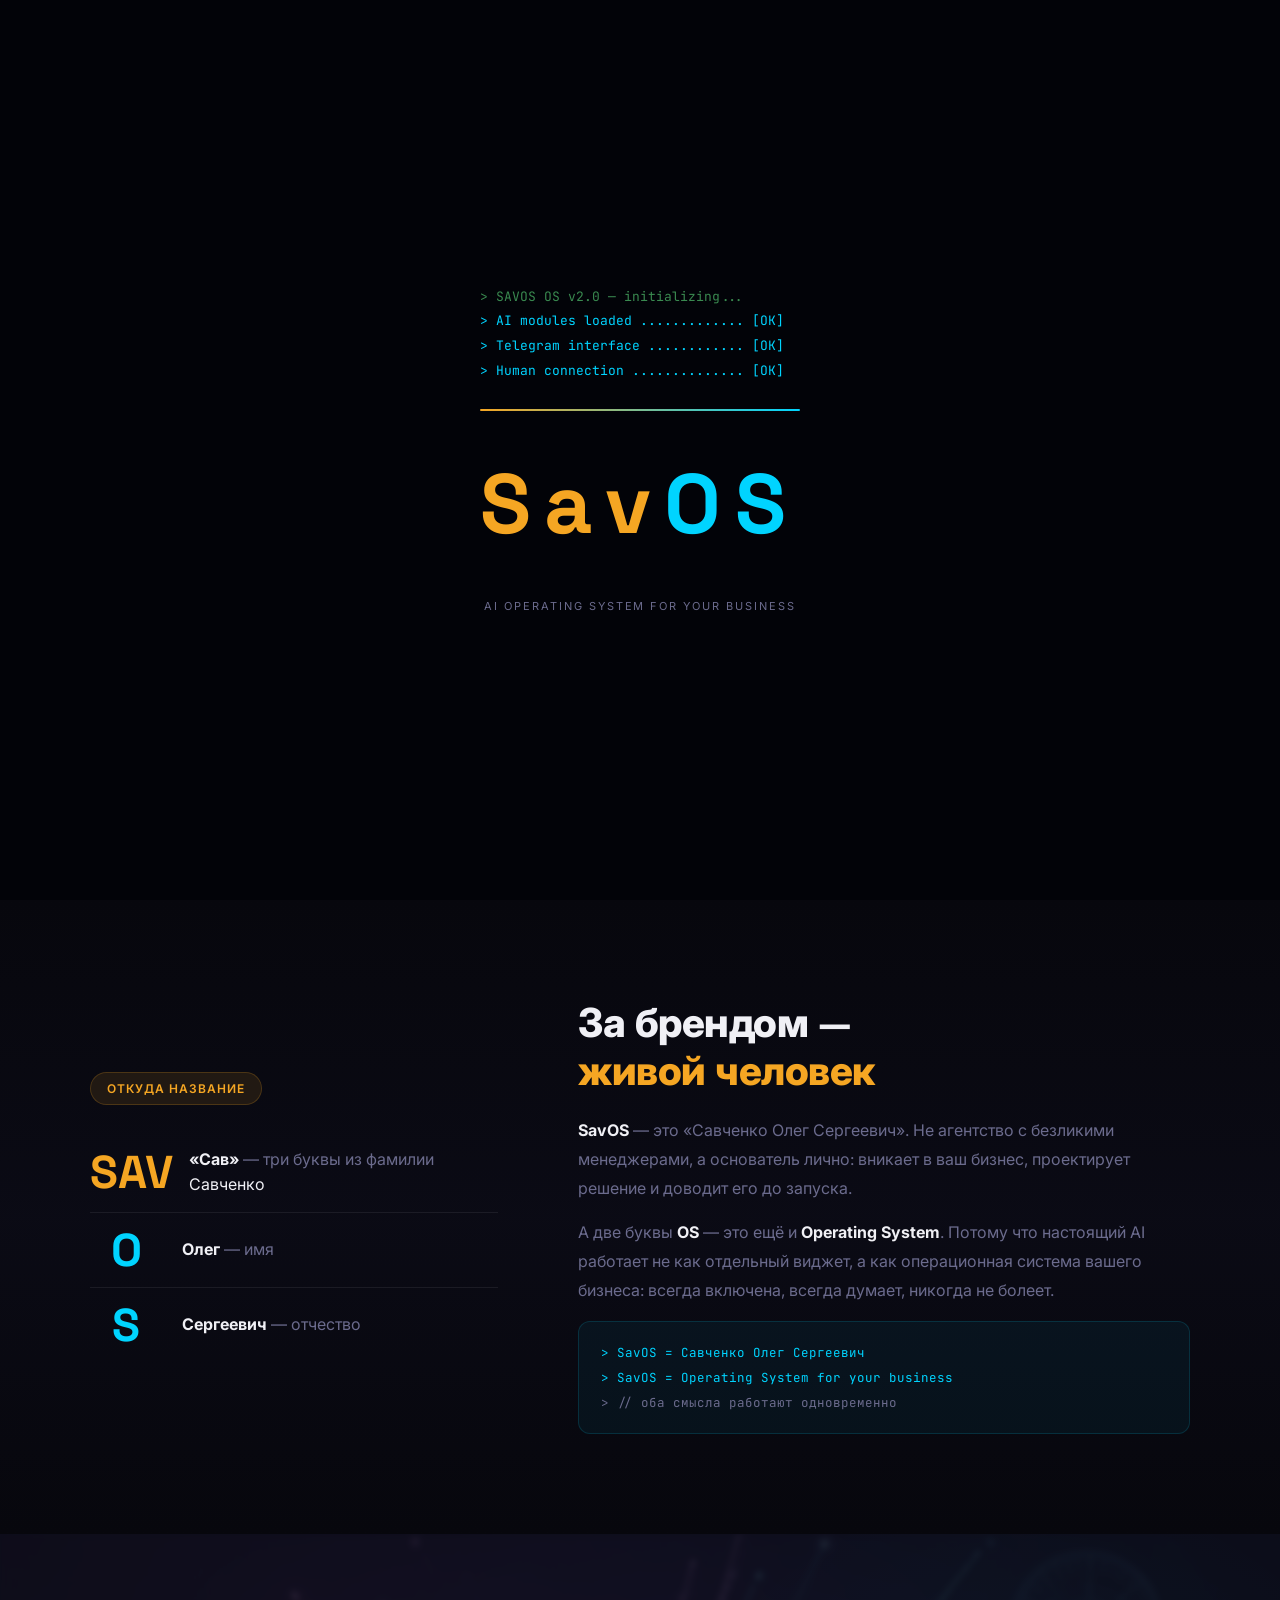
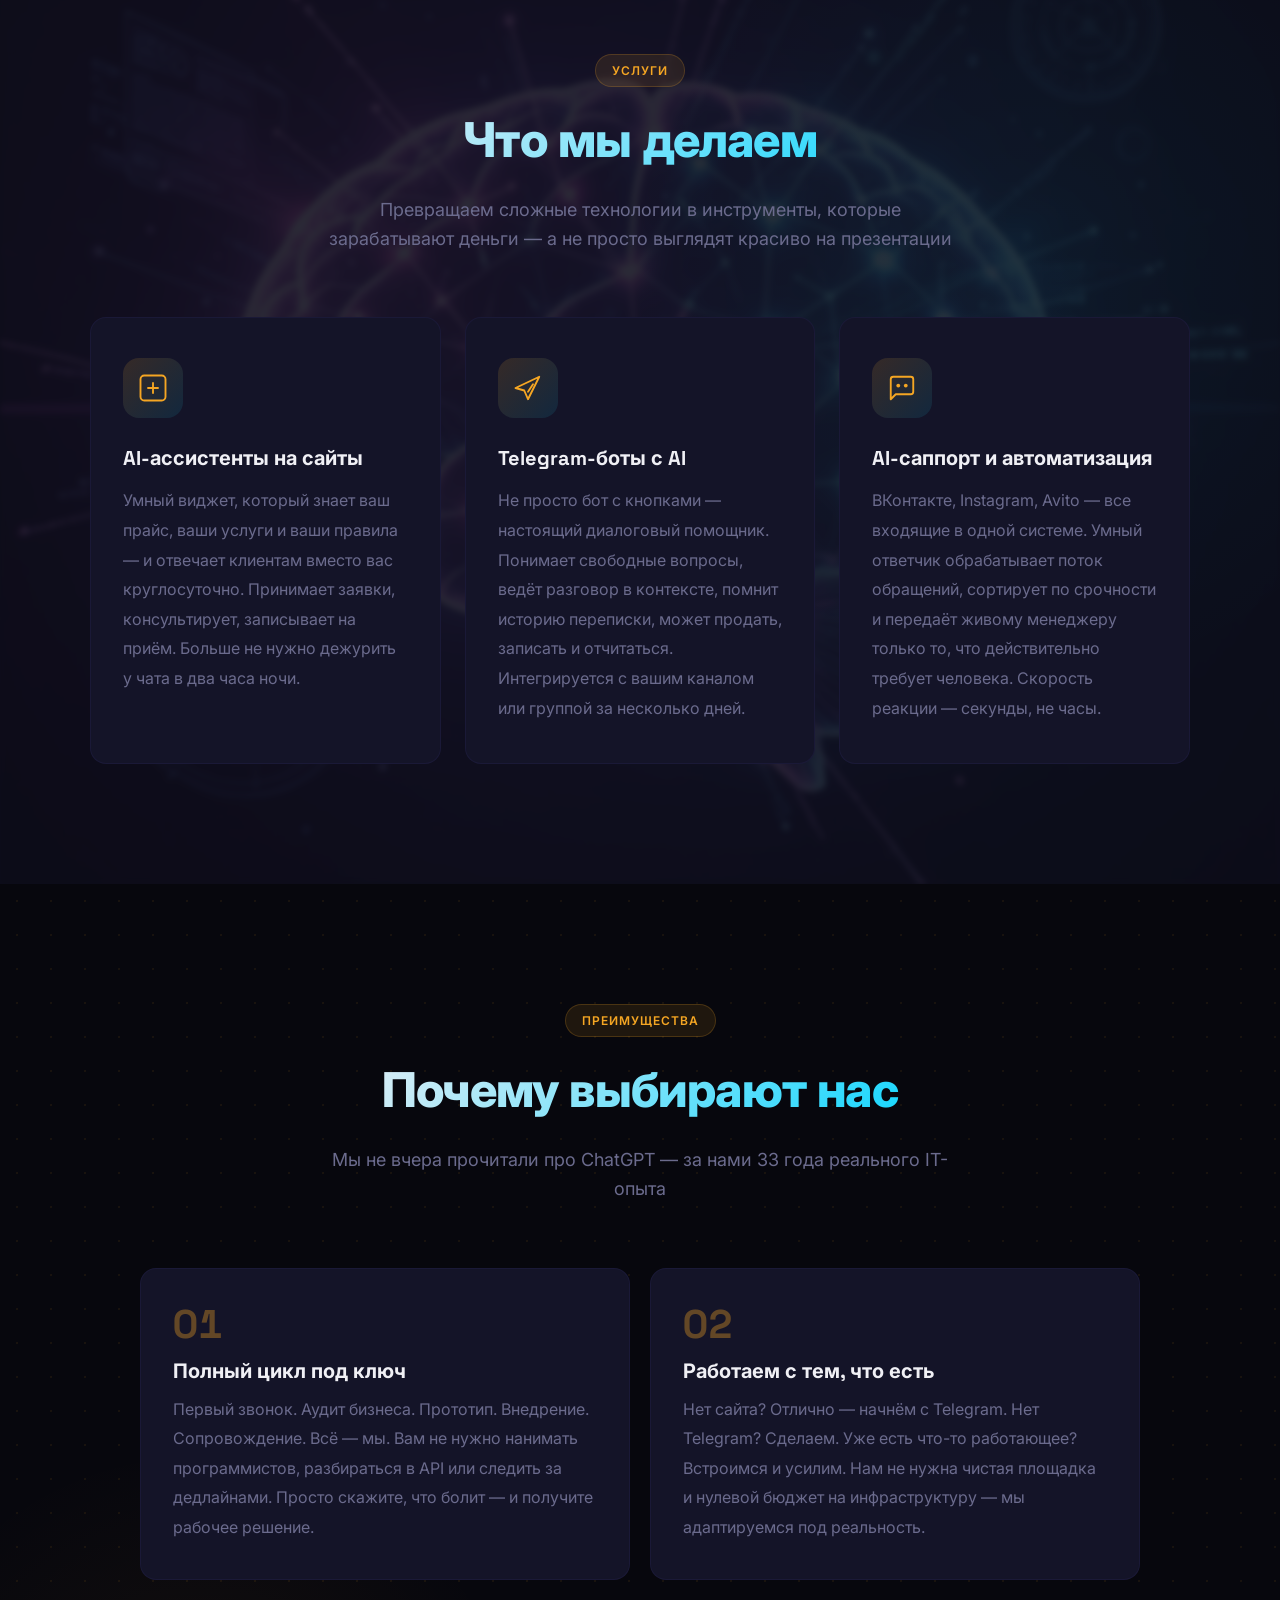
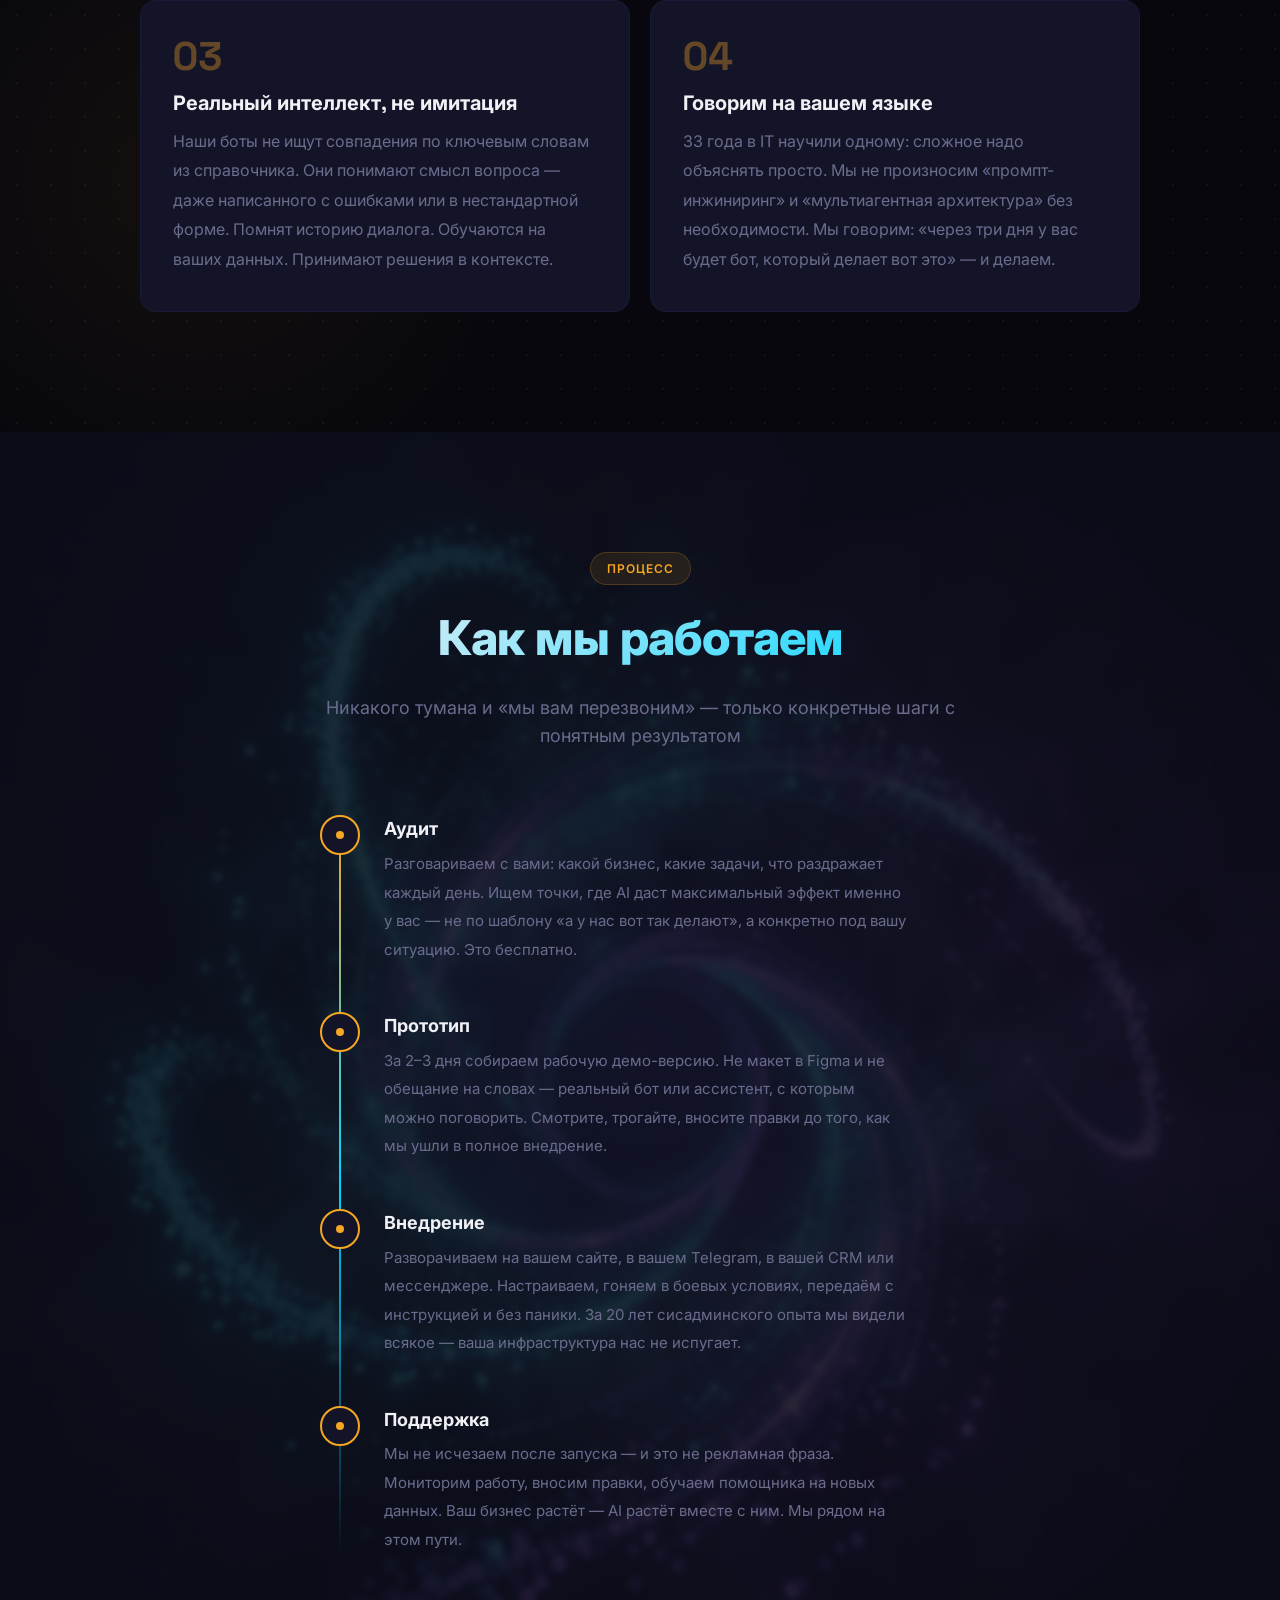
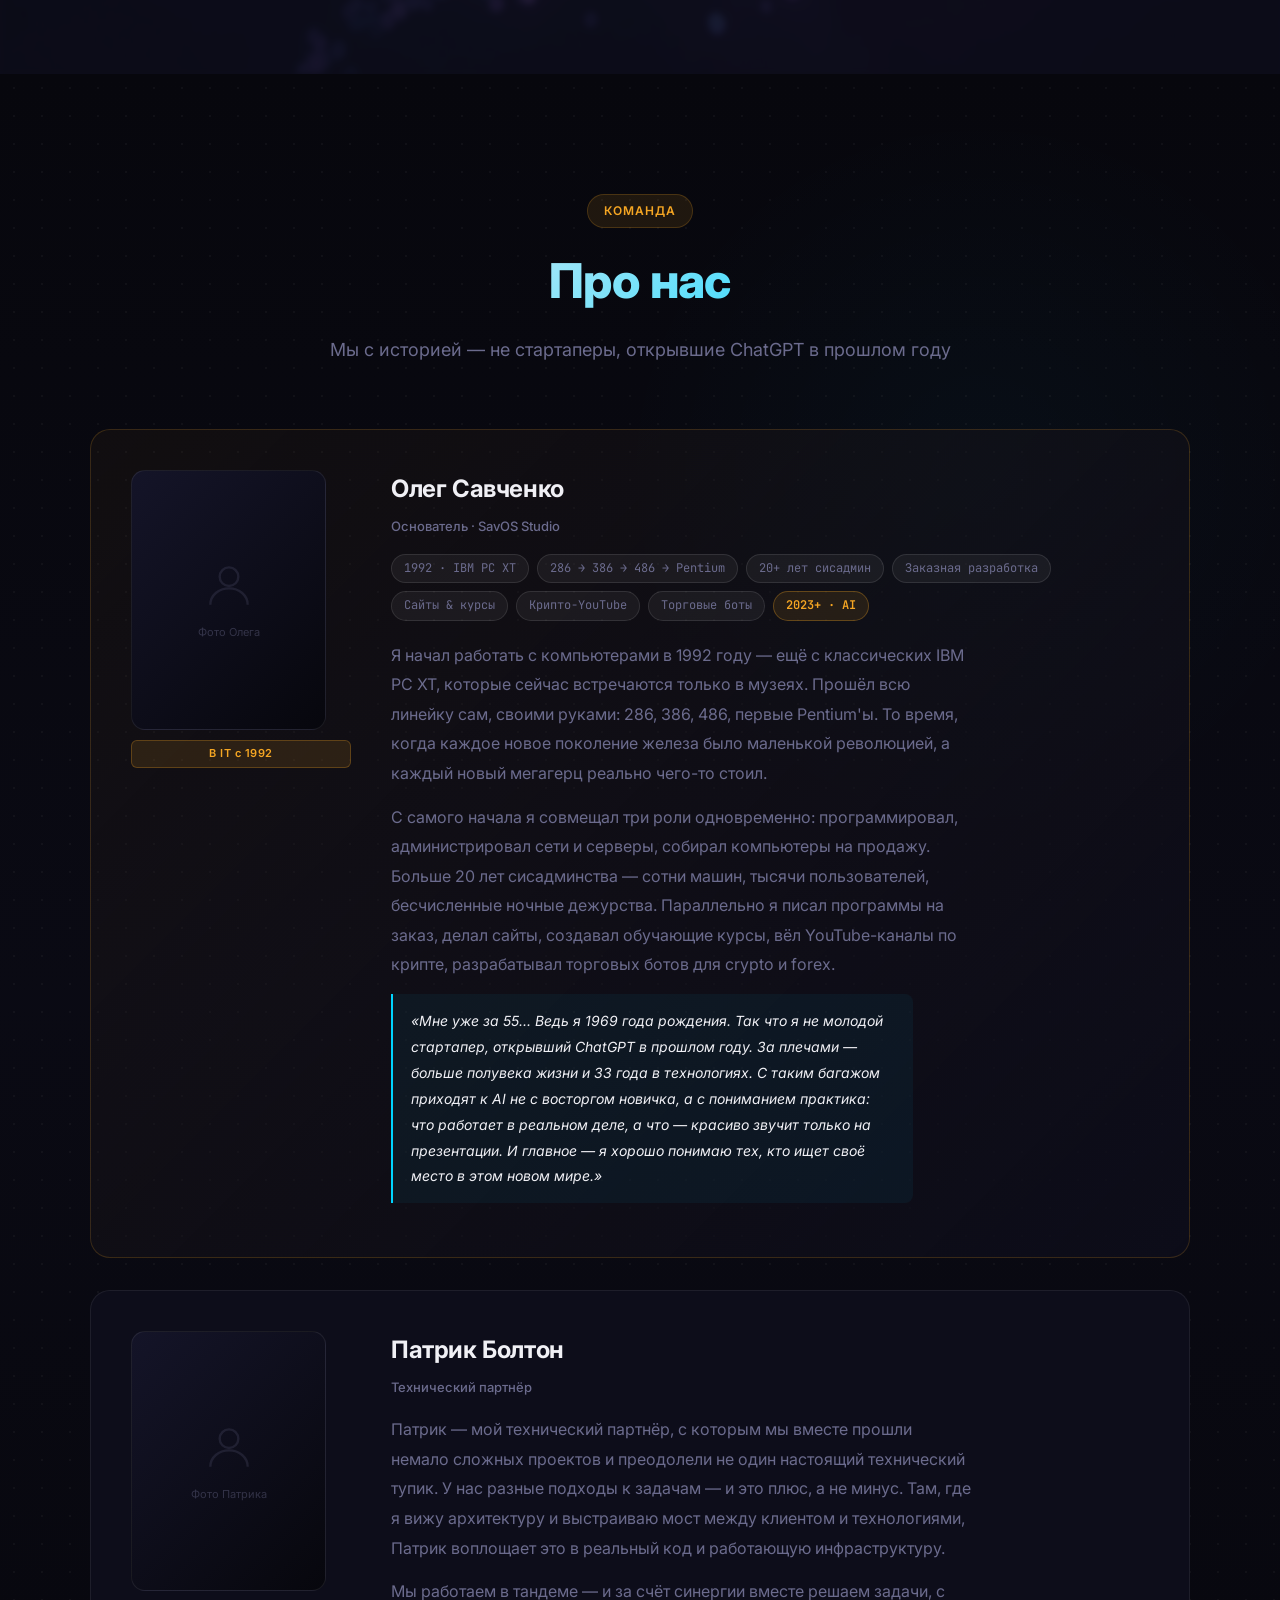
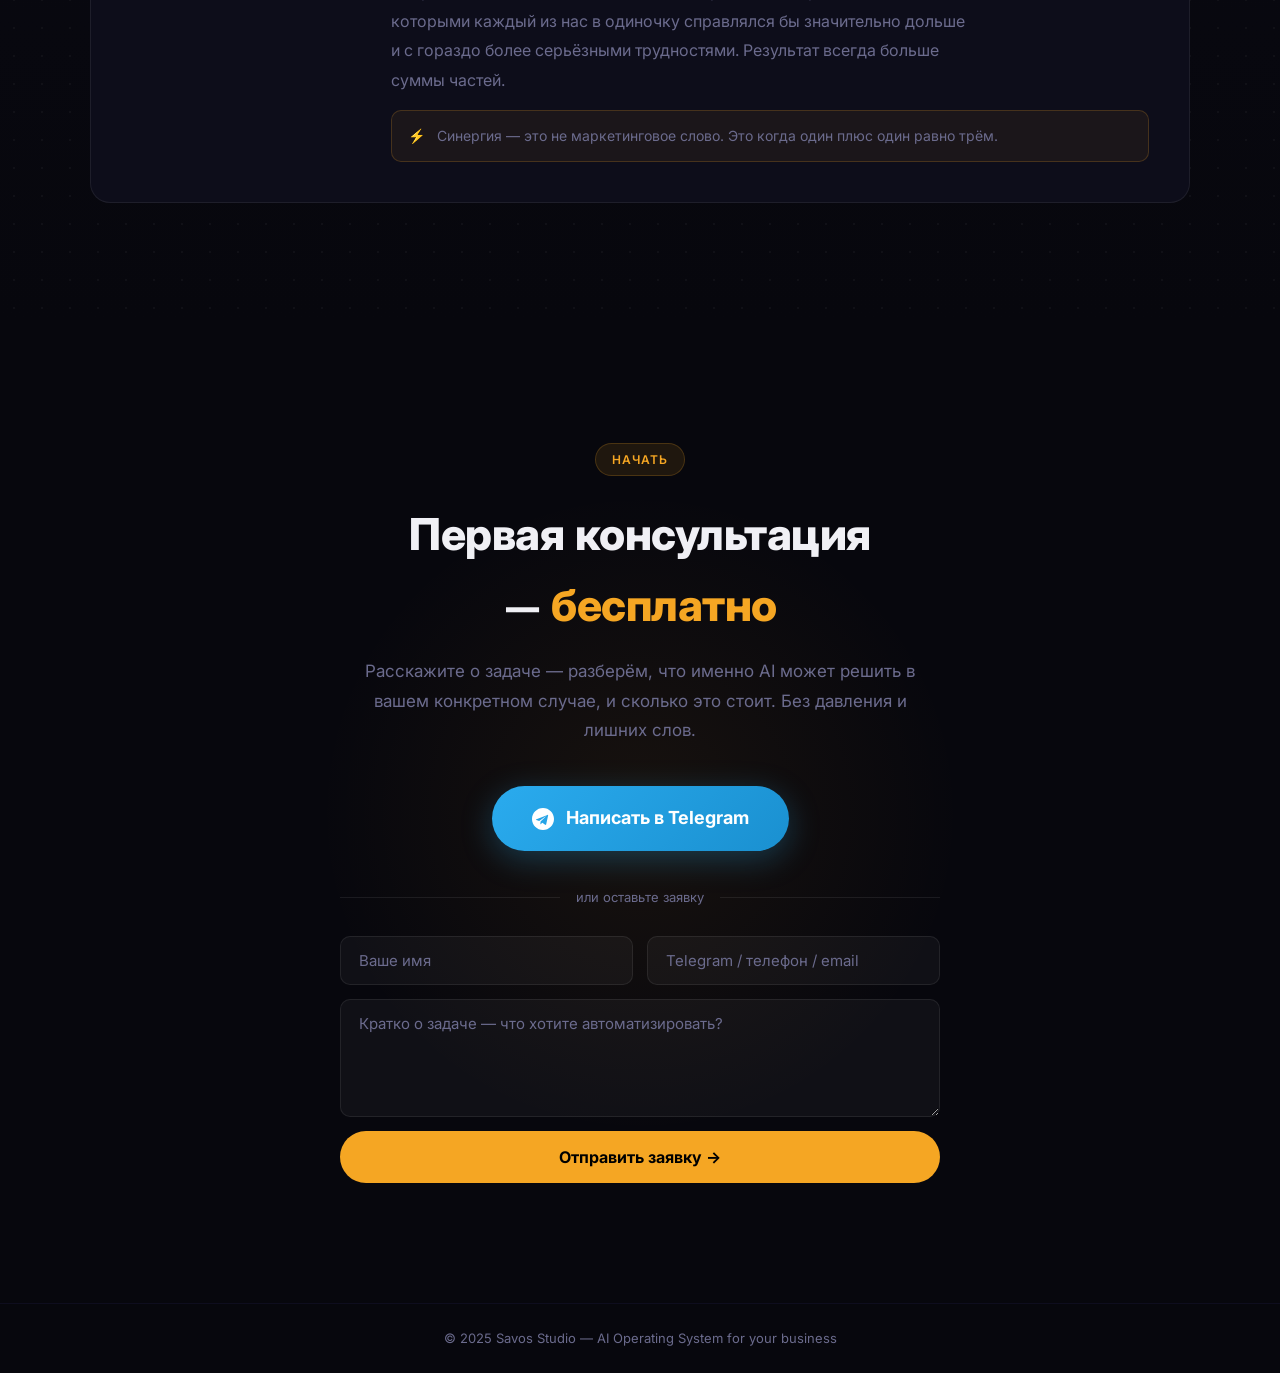
<file: index.html>
<!DOCTYPE html>
<html lang="ru">
<head>
    <meta charset="UTF-8">
    <meta name="viewport" content="width=device-width, initial-scale=1.0">
    <title>Savos Studio — AI под ключ</title>
    <meta name="description" content="Внедряем AI-помощников в Telegram, на сайты и в соцсети — от простого бота до интеллектуального секретаря. SavOS Studio, Олег Савченко. 33 года в IT.">
    <meta property="og:title" content="Savos Studio — AI под ключ">
    <meta property="og:description" content="Telegram-боты, умный секретарь, AI-поддержка. Прототип — за 2–3 дня. 33 года реального IT-опыта.">
    <meta property="og:url" content="https://savos.ru">
    <link rel="preconnect" href="https://fonts.googleapis.com">
    <link rel="preconnect" href="https://fonts.gstatic.com" crossorigin>
    <link href="https://fonts.googleapis.com/css2?family=Inter:wght@300;400;500;600;700;800;900&family=Space+Grotesk:wght@500;600;700;800&family=JetBrains+Mono:wght@400;500&display=swap" rel="stylesheet">
    <link rel="stylesheet" href="style.css">
</head>
<body>

<div id="preloader">
    <div class="boot-lines">
        <div class="boot-line">&gt; SAVOS OS v2.0 &mdash; initializing...</div>
        <div class="boot-line ok">&gt; AI modules loaded ............. [OK]</div>
        <div class="boot-line ok">&gt; Telegram interface ............ [OK]</div>
        <div class="boot-line ok">&gt; Human connection .............. [OK]</div>
    </div>
    <div class="boot-progress-bar"><div class="boot-progress-fill"></div></div>
    <div class="boot-logo-text"><span class="boot-sav">Sav</span><span class="boot-os">OS</span></div>
    <div class="boot-sub">AI Operating System for your business</div>
</div>

<nav class="navbar" id="navbar">
    <div class="nav-inner">
        <a href="#hero" class="logo">
            <span class="logo-sav">Sav</span><span class="logo-os">OS</span><span class="logo-studio"> Studio</span>
        </a>
        <ul class="nav-links">
            <li><a href="#services">Услуги</a></li>
            <li><a href="#advantages">Преимущества</a></li>
            <li><a href="#process">Процесс</a></li>
            <li><a href="#about">О нас</a></li>
            <li><a href="#contacts">Контакты</a></li>
        </ul>
        <a href="https://t.me/SavosRU" class="nav-cta" target="_blank" rel="noopener">Telegram</a>
        <button class="nav-toggle" id="navToggle" aria-label="Меню">
            <span></span><span></span><span></span>
        </button>
    </div>
</nav>

<section class="hero" id="hero">
    <img class="section-bg" src="img/hero-bg.jpg" alt="" aria-hidden="true">
    <div class="hero-overlay"></div>
    <canvas id="heroCanvas"></canvas>
    <div class="hero-content">
        <div class="hero-badge">
            <span class="hero-dot"></span>
            33 года в IT &nbsp;&middot;&nbsp; Прототип за 2–3 дня
        </div>
        <h1 class="hero-title">
            <span class="title-line">Искусственный интеллект</span>
            <span class="title-line accent">под ключ</span>
        </h1>
        <p class="hero-subtitle">
            Внедряем AI-помощников на сайты, в Telegram и соцсети.<br>
            Прошли путь от IBM XT до нейросетей — и знаем, что работает на практике.
        </p>
        <div class="hero-ctas">
            <a href="https://t.me/SavosRU" class="btn-primary" target="_blank" rel="noopener">
                <svg width="18" height="18" viewBox="0 0 24 24" fill="currentColor" aria-hidden="true">
                    <path d="M12 0C5.373 0 0 5.373 0 12s5.373 12 12 12 12-5.373 12-12S18.627 0 12 0zm5.562 8.069-2.07 9.754c-.152.677-.557.843-1.128.524l-3.114-2.295-1.503 1.446c-.166.166-.306.306-.627.306l.224-3.174 5.784-5.228c.251-.224-.055-.348-.39-.124L7.8 14.08l-3.06-.956c-.665-.208-.679-.665.139-.984l11.966-4.612c.553-.2 1.037.135.717.541z"/>
                </svg>
                Обсудить проект
            </a>
            <a href="#services" class="btn-outline">Что мы делаем ↓</a>
        </div>
    </div>
    <div class="scroll-indicator">
        <span>Листайте</span>
        <div class="scroll-arrow"></div>
    </div>
</section>

<section class="savos-name" id="savos-name">
    <div class="name-container">
        <div class="name-grid">
            <div class="name-left">
                <span class="section-tag">Откуда название</span>
                <div class="name-rows" id="nameRows">
                    <div class="name-row">
                        <div class="name-letter gold">SAV</div>
                        <div class="name-desc"><strong>«Сав»</strong> — три буквы из фамилии <em>Савченко</em></div>
                    </div>
                    <div class="name-row">
                        <div class="name-letter cyan">O</div>
                        <div class="name-desc"><strong>Олег</strong> — имя</div>
                    </div>
                    <div class="name-row last">
                        <div class="name-letter cyan">S</div>
                        <div class="name-desc"><strong>Сергеевич</strong> — отчество</div>
                    </div>
                </div>
            </div>
            <div class="name-right">
                <h2 class="name-heading">За брендом —<br><span class="accent-gold">живой человек</span></h2>
                <p><strong>SavOS</strong> — это «Савченко Олег Сергеевич». Не агентство с безликими менеджерами, а основатель лично: вникает в ваш бизнес, проектирует решение и доводит его до запуска.</p>
                <p>А две буквы <strong class="accent-cyan">OS</strong> — это ещё и <strong>Operating System</strong>. Потому что настоящий AI работает не как отдельный виджет, а как операционная система вашего бизнеса: всегда включена, всегда думает, никогда не болеет.</p>
                <div class="mono-hint">
                    <span>&gt; SavOS = Савченко Олег Сергеевич</span>
                    <span>&gt; SavOS = Operating System for your business</span>
                    <span class="mono-comment">&gt; // оба смысла работают одновременно</span>
                </div>
            </div>
        </div>
    </div>
</section>

<section class="services" id="services">
    <img class="section-bg" src="img/services-bg.jpg" alt="" aria-hidden="true">
    <div class="section-header">
        <span class="section-tag">Услуги</span>
        <h2>Что мы делаем</h2>
        <p class="section-desc">Превращаем сложные технологии в инструменты, которые зарабатывают деньги — а не просто выглядят красиво на презентации</p>
    </div>
    <div class="services-grid">
        <div class="service-card" data-delay="0">
            <div class="card-icon">
                <svg viewBox="0 0 24 24" fill="none" stroke="currentColor" stroke-width="1.5" stroke-linecap="round" stroke-linejoin="round">
                    <rect x="2" y="2" width="20" height="20" rx="3"/>
                    <path d="M8 12h8M12 8v8"/>
                </svg>
            </div>
            <h3>AI-ассистенты на сайты</h3>
            <p>Умный виджет, который знает ваш прайс, ваши услуги и ваши правила — и отвечает клиентам вместо вас круглосуточно. Принимает заявки, консультирует, записывает на приём. Больше не нужно дежурить у чата в два часа ночи.</p>
        </div>
        <div class="service-card" data-delay="100">
            <div class="card-icon">
                <svg viewBox="0 0 24 24" fill="none" stroke="currentColor" stroke-width="1.5" stroke-linecap="round" stroke-linejoin="round">
                    <path d="M21 3L2 12l7 2 3 7 9-18z"/>
                    <path d="M12 15l4-6"/>
                </svg>
            </div>
            <h3>Telegram-боты с AI</h3>
            <p>Не просто бот с кнопками — настоящий диалоговый помощник. Понимает свободные вопросы, ведёт разговор в контексте, помнит историю переписки, может продать, записать и отчитаться. Интегрируется с вашим каналом или группой за несколько дней.</p>
        </div>
        <div class="service-card" data-delay="200">
            <div class="card-icon">
                <svg viewBox="0 0 24 24" fill="none" stroke="currentColor" stroke-width="1.5" stroke-linecap="round" stroke-linejoin="round">
                    <path d="M21 15a2 2 0 01-2 2H7l-4 4V5a2 2 0 012-2h14a2 2 0 012 2z"/>
                    <circle cx="9" cy="10" r="1.5" fill="currentColor" stroke="none"/>
                    <circle cx="15" cy="10" r="1.5" fill="currentColor" stroke="none"/>
                </svg>
            </div>
            <h3>AI-саппорт и автоматизация</h3>
            <p>ВКонтакте, Instagram, Avito — все входящие в одной системе. Умный ответчик обрабатывает поток обращений, сортирует по срочности и передаёт живому менеджеру только то, что действительно требует человека. Скорость реакции — секунды, не часы.</p>
        </div>
    </div>
</section>

<section class="advantages" id="advantages">
    <div class="section-header">
        <span class="section-tag">Преимущества</span>
        <h2>Почему выбирают нас</h2>
        <p class="section-desc">Мы не вчера прочитали про ChatGPT — за нами 33 года реального IT-опыта</p>
    </div>
    <div class="advantages-content">
        <div class="advantage-item">
            <div class="advantage-num">01</div>
            <div class="advantage-text">
                <h3>Полный цикл под ключ</h3>
                <p>Первый звонок. Аудит бизнеса. Прототип. Внедрение. Сопровождение. Всё — мы. Вам не нужно нанимать программистов, разбираться в API или следить за дедлайнами. Просто скажите, что болит — и получите рабочее решение.</p>
            </div>
        </div>
        <div class="advantage-item">
            <div class="advantage-num">02</div>
            <div class="advantage-text">
                <h3>Работаем с тем, что есть</h3>
                <p>Нет сайта? Отлично — начнём с Telegram. Нет Telegram? Сделаем. Уже есть что-то работающее? Встроимся и усилим. Нам не нужна чистая площадка и нулевой бюджет на инфраструктуру — мы адаптируемся под реальность.</p>
            </div>
        </div>
        <div class="advantage-item">
            <div class="advantage-num">03</div>
            <div class="advantage-text">
                <h3>Реальный интеллект, не имитация</h3>
                <p>Наши боты не ищут совпадения по ключевым словам из справочника. Они понимают смысл вопроса — даже написанного с ошибками или в нестандартной форме. Помнят историю диалога. Обучаются на ваших данных. Принимают решения в контексте.</p>
            </div>
        </div>
        <div class="advantage-item">
            <div class="advantage-num">04</div>
            <div class="advantage-text">
                <h3>Говорим на вашем языке</h3>
                <p>33 года в IT научили одному: сложное надо объяснять просто. Мы не произносим «промпт-инжиниринг» и «мультиагентная архитектура» без необходимости. Мы говорим: «через три дня у вас будет бот, который делает вот это» — и делаем.</p>
            </div>
        </div>
    </div>
</section>

<section class="process" id="process">
    <img class="section-bg" src="img/process-bg.jpg" alt="" aria-hidden="true">
    <div class="section-header">
        <span class="section-tag">Процесс</span>
        <h2>Как мы работаем</h2>
        <p class="section-desc">Никакого тумана и «мы вам перезвоним» — только конкретные шаги с понятным результатом</p>
    </div>
    <div class="process-steps">
        <div class="step">
            <div class="step-dot"></div>
            <div class="step-content">
                <h3>Аудит</h3>
                <p>Разговариваем с вами: какой бизнес, какие задачи, что раздражает каждый день. Ищем точки, где AI даст максимальный эффект именно у вас — не по шаблону «а у нас вот так делают», а конкретно под вашу ситуацию. Это бесплатно.</p>
            </div>
        </div>
        <div class="step">
            <div class="step-dot"></div>
            <div class="step-content">
                <h3>Прототип</h3>
                <p>За 2–3 дня собираем рабочую демо-версию. Не макет в Figma и не обещание на словах — реальный бот или ассистент, с которым можно поговорить. Смотрите, трогайте, вносите правки до того, как мы ушли в полное внедрение.</p>
            </div>
        </div>
        <div class="step">
            <div class="step-dot"></div>
            <div class="step-content">
                <h3>Внедрение</h3>
                <p>Разворачиваем на вашем сайте, в вашем Telegram, в вашей CRM или мессенджере. Настраиваем, гоняем в боевых условиях, передаём с инструкцией и без паники. За 20 лет сисадминского опыта мы видели всякое — ваша инфраструктура нас не испугает.</p>
            </div>
        </div>
        <div class="step">
            <div class="step-dot"></div>
            <div class="step-content">
                <h3>Поддержка</h3>
                <p>Мы не исчезаем после запуска — и это не рекламная фраза. Мониторим работу, вносим правки, обучаем помощника на новых данных. Ваш бизнес растёт — AI растёт вместе с ним. Мы рядом на этом пути.</p>
            </div>
        </div>
    </div>
</section>

<section class="about" id="about">
    <div class="about-container">
        <div class="section-header">
            <span class="section-tag">Команда</span>
            <h2>Про нас</h2>
            <p class="section-desc">Мы с историей — не стартаперы, открывшие ChatGPT в прошлом году</p>
        </div>
        <div class="team-grid">

            <div class="team-card featured">
                <div class="team-photo-wrap">
                    <!--
                        Добавить фото: положите файл в /img/ и раскомментируйте:
                        <img src="img/oleg.jpg" alt="Олег Савченко" class="team-photo-img">
                    -->
                    <div class="team-photo-placeholder">
                        <svg width="56" height="56" viewBox="0 0 24 24" fill="none" stroke="currentColor" stroke-width="1" aria-hidden="true">
                            <circle cx="12" cy="8" r="4"/><path d="M4 20c0-4 3.6-7 8-7s8 3 8 7"/>
                        </svg>
                        <span>Фото Олега</span>
                    </div>
                    <div class="team-since">В IT с 1992</div>
                </div>
                <div class="team-info">
                    <div class="team-header">
                        <h3>Олег Савченко</h3>
                        <span class="team-role">Основатель &middot; SavOS Studio</span>
                    </div>
                    <div class="team-timeline">
                        <span class="tt-chip">1992 &middot; IBM PC XT</span>
                        <span class="tt-chip">286 → 386 → 486 → Pentium</span>
                        <span class="tt-chip">20+ лет сисадмин</span>
                        <span class="tt-chip">Заказная разработка</span>
                        <span class="tt-chip">Сайты &amp; курсы</span>
                        <span class="tt-chip">Крипто-YouTube</span>
                        <span class="tt-chip">Торговые боты</span>
                        <span class="tt-chip accent">2023+ &middot; AI</span>
                    </div>
                    <p>Я начал работать с компьютерами в 1992 году — ещё с классических IBM PC XT, которые сейчас встречаются только в музеях. Прошёл всю линейку сам, своими руками: 286, 386, 486, первые Pentium'ы. То время, когда каждое новое поколение железа было маленькой революцией, а каждый новый мегагерц реально чего-то стоил.</p>
                    <p>С самого начала я совмещал три роли одновременно: программировал, администрировал сети и серверы, собирал компьютеры на продажу. Больше 20 лет сисадминства — сотни машин, тысячи пользователей, бесчисленные ночные дежурства. Параллельно я писал программы на заказ, делал сайты, создавал обучающие курсы, вёл YouTube-каналы по крипте, разрабатывал торговых ботов для crypto и forex.</p>
                    <p class="team-quote">«Мне уже за 55... Ведь я 1969 года рождения. Так что я не молодой стартапер, открывший ChatGPT в прошлом году. За плечами — больше полувека жизни и 33 года в технологиях. С таким багажом приходят к AI не с восторгом новичка, а с пониманием практика: что работает в реальном деле, а что — красиво звучит только на презентации. И главное — я хорошо понимаю тех, кто ищет своё место в этом новом мире.»</p>
                </div>
            </div>

            <div class="team-card">
                <div class="team-photo-wrap">
                    <!--
                        <img src="img/patrick.jpg" alt="Патрик Болтон" class="team-photo-img">
                    -->
                    <div class="team-photo-placeholder">
                        <svg width="56" height="56" viewBox="0 0 24 24" fill="none" stroke="currentColor" stroke-width="1" aria-hidden="true">
                            <circle cx="12" cy="8" r="4"/><path d="M4 20c0-4 3.6-7 8-7s8 3 8 7"/>
                        </svg>
                        <span>Фото Патрика</span>
                    </div>
                </div>
                <div class="team-info">
                    <div class="team-header">
                        <h3>Патрик Болтон</h3>
                        <span class="team-role">Технический партнёр</span>
                    </div>
                    <p>Патрик — мой технический партнёр, с которым мы вместе прошли немало сложных проектов и преодолели не один настоящий технический тупик. У нас разные подходы к задачам — и это плюс, а не минус. Там, где я вижу архитектуру и выстраиваю мост между клиентом и технологиями, Патрик воплощает это в реальный код и работающую инфраструктуру.</p>
                    <p>Мы работаем в тандеме — и за счёт синергии вместе решаем задачи, с которыми каждый из нас в одиночку справлялся бы значительно дольше и с гораздо более серьёзными трудностями. Результат всегда больше суммы частей.</p>
                    <div class="team-synergy">
                        <span class="syn-icon">⚡</span>
                        <span>Синергия — это не маркетинговое слово. Это когда один плюс один равно трём.</span>
                    </div>
                </div>
            </div>

        </div>
    </div>
</section>

<section class="contacts" id="contacts">
    <div class="contacts-content">
        <span class="section-tag">Начать</span>
        <h2 class="contacts-heading">Первая консультация — <span class="accent-gold">бесплатно</span></h2>
        <p class="contacts-sub">Расскажите о задаче — разберём, что именно AI может решить в вашем конкретном случае, и сколько это стоит. Без давления и лишних слов.</p>

        <a href="https://t.me/SavosRU" class="btn-tg" target="_blank" rel="noopener">
            <svg width="22" height="22" viewBox="0 0 24 24" fill="currentColor" aria-hidden="true">
                <path d="M12 0C5.373 0 0 5.373 0 12s5.373 12 12 12 12-5.373 12-12S18.627 0 12 0zm5.562 8.069-2.07 9.754c-.152.677-.557.843-1.128.524l-3.114-2.295-1.503 1.446c-.166.166-.306.306-.627.306l.224-3.174 5.784-5.228c.251-.224-.055-.348-.39-.124L7.8 14.08l-3.06-.956c-.665-.208-.679-.665.139-.984l11.966-4.612c.553-.2 1.037.135.717.541z"/>
            </svg>
            Написать в Telegram
        </a>

        <div class="or-divider"><span>или оставьте заявку</span></div>

        <form class="contact-form" id="contactForm" novalidate>
            <div class="form-row">
                <input class="form-inp" type="text"  name="name"    placeholder="Ваше имя"                   required autocomplete="name">
                <input class="form-inp" type="text"  name="contact" placeholder="Telegram / телефон / email" required>
            </div>
            <textarea class="form-inp" name="message" placeholder="Кратко о задаче — что хотите автоматизировать?"></textarea>
            <button type="submit" class="form-submit">Отправить заявку →</button>
        </form>
    </div>
</section>

<footer class="footer">
    <div class="footer-inner">
        <p>&copy; 2025 Savos Studio &mdash; AI Operating System for your business</p>
    </div>
</footer>

<script src="script.js"></script>
</body>
</html>
</file>
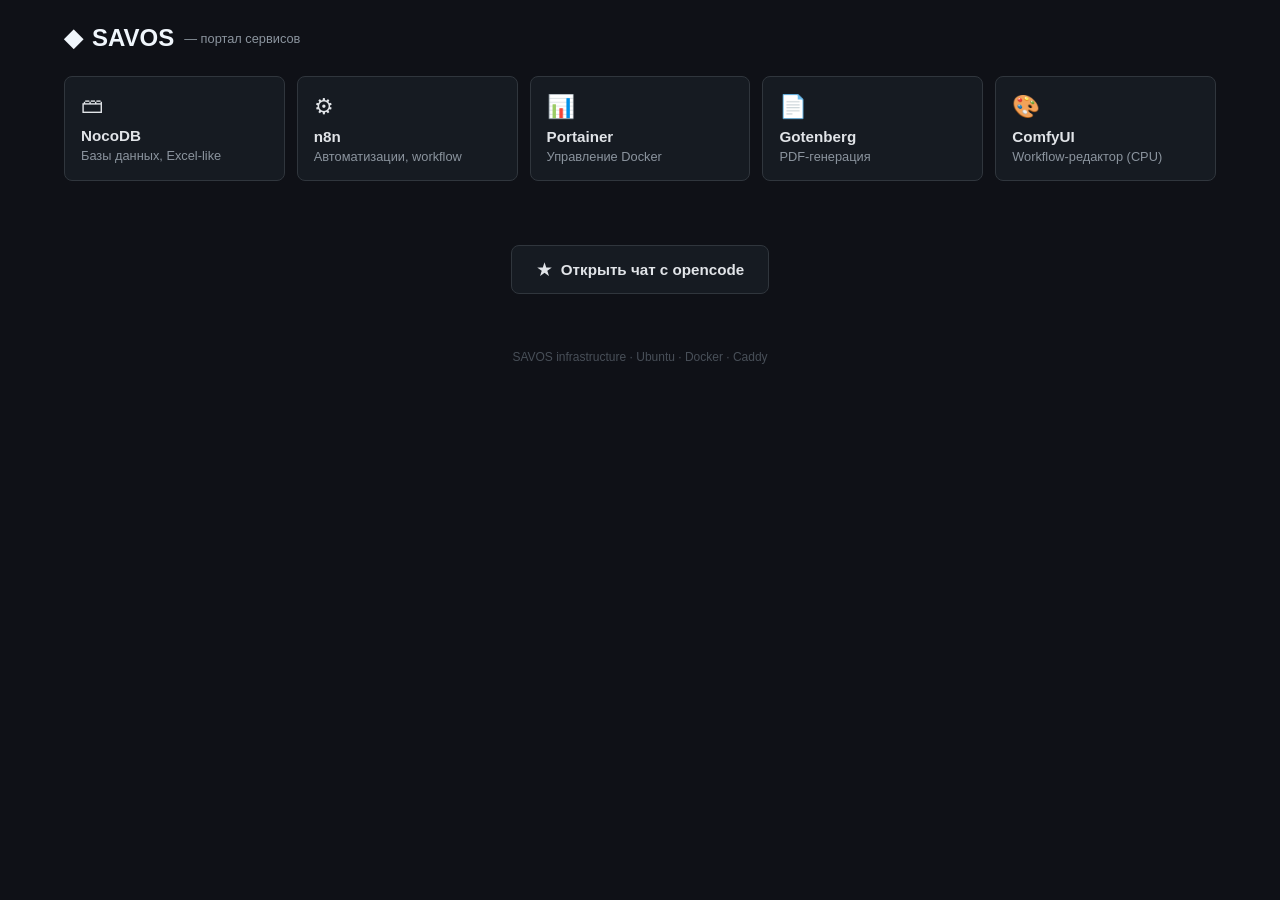
<file: go/index.html>
<!DOCTYPE html>
<html lang="ru">
<head>
    <meta charset="utf-8">
    <meta name="viewport" content="width=device-width, initial-scale=1">
    <title>SAVOS — Портал сервисов</title>
    <style>
        *, *::before, *::after { box-sizing: border-box; margin: 0; padding: 0; }
        body {
            font-family: -apple-system, BlinkMacSystemFont, 'Segoe UI', Roboto, sans-serif;
            background: #0f1117;
            color: #e1e4e8;
            min-height: 100vh;
        }
        .container { max-width: 1200px; margin: 0 auto; padding: 24px; }
        h1 {
            font-size: 1.5rem;
            font-weight: 600;
            margin-bottom: 24px;
            color: #f0f6fc;
            display: flex;
            align-items: center;
            gap: 10px;
        }
        h1 small { font-size: 0.8rem; color: #8b949e; font-weight: 400; }

        .grid {
            display: grid;
            grid-template-columns: repeat(auto-fill, minmax(200px, 1fr));
            gap: 12px;
            margin-bottom: 32px;
        }
        .card {
            background: #161b22;
            border: 1px solid #30363d;
            border-radius: 8px;
            padding: 16px;
            text-decoration: none;
            color: #e1e4e8;
            transition: border-color 0.15s, transform 0.1s;
        }
        .card:hover {
            border-color: #58a6ff;
            transform: translateY(-1px);
        }
        .card .icon { font-size: 1.4rem; margin-bottom: 8px; display: block; }
        .card .name { font-weight: 600; font-size: 0.95rem; }
        .card .desc { font-size: 0.8rem; color: #8b949e; margin-top: 4px; }

        .chat-section { margin-top: 16px; }
        .footer {
            margin-top: 24px;
            font-size: 0.75rem;
            color: #484f58;
            text-align: center;
        }
    </style>
</head>
<body>
    <div class="container">
        <h1>
            <span>&#9670;</span> SAVOS
            <small>— портал сервисов</small>
        </h1>

        <div class="grid">
            <a class="card" href="https://nocodb.savos.ru" target="_blank">
                <span class="icon">&#128451;</span>
                <div class="name">NocoDB</div>
                <div class="desc">Базы данных, Excel-like</div>
            </a>
            <a class="card" href="https://n8n.savos.ru" target="_blank">
                <span class="icon">&#9881;</span>
                <div class="name">n8n</div>
                <div class="desc">Автоматизации, workflow</div>
            </a>
            <a class="card" href="https://portainer.savos.ru" target="_blank">
                <span class="icon">&#128202;</span>
                <div class="name">Portainer</div>
                <div class="desc">Управление Docker</div>
            </a>
            <a class="card" href="https://gotenberg.savos.ru" target="_blank">
                <span class="icon">&#128196;</span>
                <div class="name">Gotenberg</div>
                <div class="desc">PDF-генерация</div>
            </a>
            <a class="card" href="https://comfy.savos.ru" target="_blank">
                <span class="icon">&#127912;</span>
                <div class="name">ComfyUI</div>
                <div class="desc">Workflow-редактор (CPU)</div>
            </a>
        </div>

        <div class="chat-section" style="text-align:center;padding:32px 0">
            <a class="card" href="https://chat.savos.ru" target="_blank" style="display:inline-flex;align-items:center;gap:8px;padding:12px 24px">
                <span style="font-size:1.2rem">&#9733;</span>
                <span class="name">Открыть чат с opencode</span>
            </a>
        </div>

        <div class="footer">
            SAVOS infrastructure &middot; Ubuntu &middot; Docker &middot; Caddy
        </div>
    </div>
</body>
</html>
</file>
<file: style.css>
*,*::before,*::after{margin:0;padding:0;box-sizing:border-box}
:root{
    --bg:#07070d;
    --bg2:#0d0d1a;
    --bg3:#141428;
    --accent1:#6c5ce7;
    --accent2:#00d4ff;
    --accent3:#00f5a0;
    --gold:#F5A623;
    --gold-dim:rgba(245,166,35,.12);
    --gold-glow:0 0 32px rgba(245,166,35,.45);
    --text:#f0f0f5;
    --muted:#6b6b8d;
    --radius:16px;
    --font:'Inter',-apple-system,sans-serif;
    --font-head:'Space Grotesk','Inter',sans-serif;
    --font-mono:'JetBrains Mono',monospace;
}
html{scroll-behavior:smooth}
body{
    font-family:var(--font);
    background:var(--bg);
    color:var(--text);
    line-height:1.6;
    overflow-x:hidden;
}
::selection{background:var(--gold);color:#000}

/* ---- Preloader ---- */
#preloader{
    position:fixed;inset:0;
    background:#020308;
    z-index:9999;
    display:flex;flex-direction:column;
    align-items:center;justify-content:center;
    gap:26px;
    transition:opacity .6s ease,visibility .6s ease;
}
#preloader.hidden{opacity:0;visibility:hidden;pointer-events:none}
.boot-lines{
    font-family:var(--font-mono);font-size:13px;
    color:#3A8A50;text-align:left;min-width:320px;line-height:1.9;
}
.boot-line{opacity:0;animation:bootFade .05s forwards}
.boot-line:nth-child(1){animation-delay:.15s}
.boot-line:nth-child(2){animation-delay:.55s}
.boot-line:nth-child(3){animation-delay:.90s}
.boot-line:nth-child(4){animation-delay:1.20s}
.boot-line.ok{color:var(--accent2)}
@keyframes bootFade{to{opacity:1}}
.boot-progress-bar{
    width:320px;height:2px;
    background:rgba(255,255,255,.08);border-radius:2px;overflow:hidden;
    opacity:0;animation:bootFade .05s 1.2s forwards;
}
.boot-progress-fill{
    height:100%;width:0;
    background:linear-gradient(90deg,var(--gold),var(--accent2));
    animation:bootGrow 1s 1.3s ease-out forwards;
}
@keyframes bootGrow{to{width:100%}}
.boot-logo-text{
    font-family:var(--font-head);
    font-size:clamp(52px,10vw,84px);font-weight:800;
    letter-spacing:.16em;
    opacity:0;animation:bootLogoIn .8s 1.55s cubic-bezier(.16,1,.3,1) forwards;
}
.boot-sav{color:var(--gold)}
.boot-os{color:var(--accent2)}
.boot-sub{
    font-size:11px;letter-spacing:.18em;text-transform:uppercase;color:var(--muted);
    opacity:0;animation:bootFade .4s 2.1s forwards;
}
@keyframes bootLogoIn{
    from{opacity:0;transform:translateY(20px) scale(.95);filter:blur(10px)}
    to{opacity:1;transform:none;filter:none}
}

/* ---- Navbar ---- */
.navbar{
    position:fixed;top:0;left:0;right:0;z-index:1000;
    padding:16px 0;
    transition:background .3s,padding .3s,box-shadow .3s;
}
.navbar.scrolled{
    background:rgba(7,7,13,.92);
    backdrop-filter:blur(20px);
    padding:10px 0;
    box-shadow:0 1px 30px rgba(108,92,231,.08);
}
.nav-inner{
    max-width:1200px;margin:0 auto;padding:0 24px;
    display:flex;align-items:center;justify-content:space-between;gap:16px;
}
.logo{
    font-family:var(--font-head);
    font-size:22px;font-weight:800;text-decoration:none;color:var(--text);
    letter-spacing:-.3px;flex-shrink:0;
}
.logo-sav{color:var(--gold)}
.logo-os{color:var(--accent2)}
.logo-studio{color:var(--muted);font-weight:500}
.nav-links{display:flex;gap:32px;list-style:none}
.nav-links a{
    color:var(--muted);text-decoration:none;font-size:14px;font-weight:500;
    transition:color .2s;position:relative;
}
.nav-links a::after{
    content:'';position:absolute;bottom:-4px;left:0;width:0;height:2px;
    background:linear-gradient(90deg,var(--gold),var(--accent2));
    transition:width .3s;
}
.nav-links a:hover{color:var(--text)}
.nav-links a:hover::after{width:100%}
.nav-cta{
    display:none;
    padding:8px 18px;
    background:var(--gold);color:#000;
    border-radius:8px;text-decoration:none;font-size:13px;font-weight:700;
    transition:transform .2s,box-shadow .2s;flex-shrink:0;
}
.nav-cta:hover{transform:translateY(-2px);box-shadow:var(--gold-glow)}
@media(min-width:769px){.nav-cta{display:inline-block}}
.nav-toggle{
    display:none;background:none;border:none;cursor:pointer;padding:4px;
    flex-direction:column;gap:5px;
}
.nav-toggle span{
    display:block;width:24px;height:2px;background:var(--text);
    transition:transform .3s,opacity .3s;border-radius:2px;
}

/* ---- Hero ---- */
.hero{
    min-height:100vh;display:flex;align-items:center;justify-content:center;
    position:relative;overflow:hidden;padding:120px 24px 80px;
}
.hero-overlay{
    position:absolute;inset:0;z-index:1;
    background:linear-gradient(180deg,rgba(7,7,13,.7) 0%,rgba(7,7,13,.3) 50%,rgba(7,7,13,.85) 100%);
}
#heroCanvas{
    position:absolute;top:0;left:0;width:100%;height:100%;
    z-index:2;pointer-events:none;
}
.hero-content{
    position:relative;z-index:3;text-align:center;max-width:860px;
}
.hero-badge{
    display:inline-flex;align-items:center;gap:8px;
    background:rgba(245,166,35,.08);
    border:1px solid rgba(245,166,35,.28);
    border-radius:30px;padding:6px 18px;
    font-size:13px;font-weight:500;color:var(--gold);
    margin-bottom:32px;
}
.hero-dot{
    width:7px;height:7px;border-radius:50%;
    background:var(--gold);flex-shrink:0;
    animation:dotPulse 2s ease-in-out infinite;
}
@keyframes dotPulse{
    0%,100%{opacity:1;transform:scale(1)}
    50%{opacity:.4;transform:scale(1.6)}
}
.hero-title{
    font-family:var(--font-head);
    font-size:clamp(36px,8vw,80px);font-weight:800;line-height:1.05;
    letter-spacing:-2px;margin-bottom:24px;
}
.title-line{display:block}
.title-line.accent{
    background:linear-gradient(135deg,var(--gold),var(--accent2),var(--accent3));
    background-size:200% 200%;
    -webkit-background-clip:text;-webkit-text-fill-color:transparent;
    background-clip:text;
    animation:gradientShift 6s ease-in-out infinite;
}
@keyframes gradientShift{
    0%,100%{background-position:0% 50%}
    50%{background-position:100% 50%}
}
.hero-subtitle{
    font-size:clamp(16px,2.2vw,22px);color:var(--muted);
    margin-bottom:40px;line-height:1.7;
}
.hero-ctas{
    display:flex;gap:16px;justify-content:center;flex-wrap:wrap;
}
.btn-primary{
    display:inline-flex;align-items:center;gap:10px;
    padding:16px 36px;
    background:linear-gradient(135deg,var(--gold),#e8950f);
    color:#000;text-decoration:none;font-size:16px;font-weight:700;
    border-radius:50px;transition:transform .3s,box-shadow .3s;
    box-shadow:0 4px 30px rgba(245,166,35,.3);
}
.btn-primary:hover{
    transform:translateY(-2px);
    box-shadow:0 8px 40px rgba(245,166,35,.5);
}
.btn-outline{
    display:inline-flex;align-items:center;gap:8px;
    padding:16px 32px;
    border:1px solid rgba(255,255,255,.12);
    color:var(--text);text-decoration:none;font-size:16px;font-weight:600;
    border-radius:50px;
    transition:border-color .2s,color .2s,transform .2s;
}
.btn-outline:hover{
    border-color:var(--accent2);color:var(--accent2);transform:translateY(-2px);
}
.scroll-indicator{
    position:absolute;bottom:40px;left:50%;transform:translateX(-50%);
    display:flex;flex-direction:column;align-items:center;gap:8px;
    color:var(--muted);font-size:12px;letter-spacing:2px;text-transform:uppercase;
    animation:fadeBounce 2s ease-in-out infinite;
}
.scroll-arrow{
    width:20px;height:20px;border-right:2px solid var(--muted);
    border-bottom:2px solid var(--muted);transform:rotate(45deg);
    animation:arrowPulse 2s ease-in-out infinite;
}
@keyframes fadeBounce{
    0%,100%{opacity:.5;transform:translateX(-50%) translateY(0)}
    50%{opacity:1;transform:translateX(-50%) translateY(8px)}
}
@keyframes arrowPulse{
    0%,100%{opacity:.5}
    50%{opacity:1}
}

/* ---- Sections common ---- */
section{padding:120px 24px;position:relative}
.section-bg{
    position:absolute;inset:0;z-index:0;
    width:100%;height:100%;object-fit:cover;
    opacity:.12;filter:blur(3px);
    pointer-events:none;
}
.section-header,.services-grid,.advantages-content,.process-steps,.contacts-content,.footer-inner{
    position:relative;z-index:1;
}
.section-header{
    text-align:center;max-width:640px;margin:0 auto 64px;
}
.section-tag{
    display:inline-block;padding:6px 16px;
    background:rgba(245,166,35,.1);
    color:var(--gold);font-size:12px;font-weight:600;
    border-radius:20px;letter-spacing:1px;text-transform:uppercase;
    border:1px solid rgba(245,166,35,.2);
    margin-bottom:16px;
}
.section-header h2{
    font-family:var(--font-head);
    font-size:clamp(28px,5vw,48px);font-weight:800;
    letter-spacing:-1px;margin-bottom:16px;
    background:linear-gradient(135deg,var(--text),var(--accent2));
    -webkit-background-clip:text;-webkit-text-fill-color:transparent;
    background-clip:text;
}
.section-desc{
    font-size:clamp(15px,1.6vw,18px);color:var(--muted);
}
.accent-gold{color:var(--gold)}
.accent-cyan{color:var(--accent2)}

/* ---- SavOS Name Section ---- */
.savos-name{
    padding:100px 24px;
    background:linear-gradient(180deg,transparent,rgba(13,13,26,.6),transparent);
    position:relative;z-index:1;
}
.name-container{max-width:1100px;margin:0 auto}
.name-grid{
    display:grid;grid-template-columns:1fr 1.5fr;
    gap:80px;align-items:center;
}
.name-left .section-tag{margin-bottom:28px}
.name-rows{display:flex;flex-direction:column}
.name-row{
    display:flex;align-items:center;gap:20px;
    padding:14px 0;border-bottom:1px solid rgba(255,255,255,.07);
    opacity:0;transform:translateX(-24px);
    transition:opacity .5s ease,transform .5s ease;
}
.name-row.last{border-bottom:none}
.name-row.visible{opacity:1;transform:none}
.name-letter{
    font-family:var(--font-head);
    font-size:46px;font-weight:800;line-height:1;
    min-width:72px;text-align:center;
}
.name-letter.gold{color:var(--gold)}
.name-letter.cyan{color:var(--accent2)}
.name-desc{font-size:16px;color:var(--muted)}
.name-desc strong{color:var(--text)}
.name-desc em{font-style:normal;color:var(--text)}
.name-right h2,.name-heading{
    font-family:var(--font-head);
    font-size:clamp(26px,4vw,40px);font-weight:800;
    line-height:1.2;margin-bottom:20px;letter-spacing:-.5px;
}
.name-right p{
    font-size:16px;color:var(--muted);line-height:1.8;margin-bottom:16px;
}
.name-right p strong{color:var(--text)}
.mono-hint{
    background:rgba(0,212,255,.05);
    border:1px solid rgba(0,212,255,.15);
    border-radius:12px;padding:18px 22px;
    font-family:var(--font-mono);font-size:12.5px;
    color:var(--accent2);line-height:2;
    display:flex;flex-direction:column;gap:0;
    margin-top:8px;
}
.mono-comment{color:var(--muted)}

/* ---- Services ---- */
.services{
    position:relative;overflow:hidden;
    background:var(--bg2);
}
.services-grid{
    max-width:1100px;margin:0 auto;
    display:grid;grid-template-columns:repeat(auto-fit,minmax(300px,1fr));gap:24px;
}
.service-card{
    background:var(--bg3);border:1px solid rgba(108,92,231,.08);
    border-radius:var(--radius);padding:40px 32px;
    transition:transform .3s,border-color .3s,box-shadow .3s;
    opacity:0;transform:translateY(30px);
    position:relative;overflow:hidden;
}
.service-card::before{
    content:'';position:absolute;top:0;left:0;right:0;height:2px;
    background:linear-gradient(90deg,var(--gold),var(--accent2));
    opacity:0;transition:opacity .3s;
}
.service-card.visible{
    opacity:1;transform:translateY(0);
    transition:opacity .6s,transform .6s,box-shadow .3s,border-color .3s;
}
.service-card:hover{
    transform:translateY(-6px);
    border-color:rgba(245,166,35,.25);
    box-shadow:0 20px 60px rgba(245,166,35,.08);
}
.service-card.visible:hover{transform:translateY(-6px)}
.service-card:hover::before{opacity:1}
.card-icon{
    width:60px;height:60px;border-radius:16px;
    background:linear-gradient(135deg,rgba(245,166,35,.15),rgba(0,212,255,.1));
    display:flex;align-items:center;justify-content:center;
    margin-bottom:24px;transition:transform .3s;
}
.service-card:hover .card-icon{transform:scale(1.1) rotate(-5deg)}
.card-icon svg{width:30px;height:30px;color:var(--gold)}
.service-card h3{
    font-family:var(--font-head);
    font-size:20px;font-weight:700;margin-bottom:12px;
}
.service-card p{color:var(--muted);font-size:15px;line-height:1.7}

/* ---- Advantages ---- */
.advantages-content{
    max-width:800px;margin:0 auto;display:flex;flex-direction:column;gap:24px;
    position:relative;z-index:1;
}
.advantage-item{
    display:flex;gap:28px;align-items:flex-start;
    background:var(--bg3);border:1px solid rgba(108,92,231,.08);
    border-radius:var(--radius);padding:36px 32px;
    opacity:0;transform:translateX(-30px);
    transition:opacity .6s,transform .6s,box-shadow .3s,border-color .3s;
}
.advantage-item.visible{opacity:1;transform:translateX(0)}
.advantage-item:hover{
    transform:translateX(0) translateY(-6px);
    border-color:rgba(245,166,35,.2);
    box-shadow:0 20px 60px rgba(245,166,35,.07);
}
.advantage-item:hover .advantage-num{color:var(--gold);opacity:.8}
.advantage-num{
    font-family:var(--font-head);
    font-size:48px;font-weight:900;line-height:1;flex-shrink:0;
    font-feature-settings:"tnum";
    color:var(--gold);opacity:.35;
    transition:color .3s,opacity .3s;
}
.advantage-text h3{
    font-family:var(--font-head);
    font-size:20px;font-weight:700;margin-bottom:8px;
}
.advantage-text p{color:var(--muted);font-size:15px;line-height:1.7}

/* ---- Process ---- */
.process{background:var(--bg2)}
.process-steps{
    max-width:640px;margin:0 auto;position:relative;z-index:1;
}
.process-steps::before{
    content:'';position:absolute;left:19px;top:0;bottom:0;
    width:2px;background:linear-gradient(to bottom,var(--gold),var(--accent2),transparent);
}
.step{
    display:flex;gap:24px;padding-bottom:48px;position:relative;
    opacity:0;transform:translateY(20px);
}
.step:last-child{padding-bottom:0}
.step.visible{
    opacity:1;transform:translateY(0);
    transition:opacity .6s,transform .6s;
}
.step-dot{
    width:40px;height:40px;border-radius:50%;flex-shrink:0;
    background:var(--bg3);border:2px solid var(--gold);
    display:flex;align-items:center;justify-content:center;
    position:relative;z-index:1;
}
.step-dot::after{
    content:'';width:8px;height:8px;border-radius:50%;
    background:var(--gold);
    transition:background .3s;
}
.step:hover .step-dot{
    border-color:var(--accent2);
    box-shadow:0 0 20px rgba(0,212,255,.25);
    transition:border-color .3s,box-shadow .3s;
}
.step:hover .step-dot::after{background:var(--accent2)}
.step-content h3{
    font-family:var(--font-head);
    font-size:18px;font-weight:700;margin-bottom:6px;
}
.step-content p{color:var(--muted);font-size:14px;line-height:1.7}

/* ---- About ---- */
.about{
    padding:120px 24px;
    background:linear-gradient(180deg,transparent,rgba(13,13,26,.5),transparent);
}
.about-grid{
    max-width:1100px;margin:0 auto;
    display:grid;grid-template-columns:320px 1fr;
    gap:80px;align-items:start;
}
.about-photo-wrap{border-radius:20px;overflow:hidden;position:relative}
.about-photo-img{
    width:100%;height:100%;object-fit:cover;display:block;
    border-radius:20px;border:1px solid rgba(255,255,255,.08);
}
.about-photo-placeholder{
    aspect-ratio:3/4;
    background:linear-gradient(135deg,var(--bg2),var(--bg3));
    border:1px solid rgba(255,255,255,.08);
    border-radius:20px;
    display:flex;flex-direction:column;align-items:center;justify-content:center;
    gap:12px;
    color:var(--muted);
}
.about-photo-placeholder svg{opacity:.2}
.about-photo-placeholder span{font-size:12px;opacity:.5;text-align:center}
.about-text .section-tag{margin-bottom:20px}
.about-heading{
    font-family:var(--font-head);
    font-size:clamp(26px,4vw,40px);font-weight:800;
    line-height:1.2;margin-bottom:20px;letter-spacing:-.5px;
}
.about-text p{
    font-size:16px;color:var(--muted);line-height:1.85;margin-bottom:16px;
}
.about-text p strong{color:var(--text)}
.about-values{display:flex;flex-direction:column;gap:12px;margin-top:28px}
.about-val{
    display:flex;align-items:flex-start;gap:14px;
    background:rgba(255,255,255,.03);
    border:1px solid rgba(255,255,255,.07);
    border-radius:12px;padding:14px 18px;
    transition:border-color .2s;
}
.about-val:hover{border-color:rgba(245,166,35,.2)}
.val-ico{font-size:20px;flex-shrink:0;margin-top:1px}
.about-val div{display:flex;flex-direction:column;gap:2px}
.about-val strong{font-size:15px;font-weight:600;color:var(--text)}
.about-val span{font-size:13px;color:var(--muted);line-height:1.5}

/* ---- Contacts ---- */
.contacts-content{
    max-width:600px;margin:0 auto;text-align:center;
    position:relative;z-index:1;
}
.contacts-heading{
    font-family:var(--font-head);
    font-size:clamp(28px,5vw,44px);font-weight:800;
    letter-spacing:-.5px;margin:8px 0 16px;
}
.contacts-sub{
    font-size:18px;color:var(--muted);line-height:1.7;margin-bottom:40px;
}
.btn-tg{
    display:inline-flex;align-items:center;gap:12px;
    background:linear-gradient(135deg,#2AABEE,#1A90D0);
    color:#fff;padding:18px 40px;border-radius:50px;
    font-weight:700;font-size:18px;text-decoration:none;
    box-shadow:0 8px 32px rgba(42,171,238,.28);
    transition:transform .2s,box-shadow .2s;
    margin-bottom:8px;
}
.btn-tg:hover{transform:translateY(-4px);box-shadow:0 14px 44px rgba(42,171,238,.48)}
.or-divider{
    display:flex;align-items:center;gap:16px;
    color:var(--muted);font-size:13px;
    margin:28px 0;
}
.or-divider::before,.or-divider::after{
    content:'';flex:1;height:1px;background:rgba(255,255,255,.08);
}
.contact-form{display:flex;flex-direction:column;gap:14px;text-align:left}
.form-row{display:grid;grid-template-columns:1fr 1fr;gap:14px}
.form-inp{
    width:100%;
    background:rgba(255,255,255,.04);
    border:1px solid rgba(255,255,255,.08);
    border-radius:10px;padding:14px 18px;
    color:var(--text);font-family:var(--font);font-size:15px;
    outline:none;transition:border-color .2s;
    appearance:none;
}
.form-inp:focus{border-color:rgba(0,212,255,.4)}
.form-inp::placeholder{color:var(--muted)}
textarea.form-inp{resize:vertical;min-height:118px}
.form-submit{
    background:var(--gold);color:#000;
    border:none;border-radius:50px;
    padding:16px 32px;width:100%;
    font-family:var(--font);font-size:16px;font-weight:700;
    cursor:pointer;transition:transform .2s,box-shadow .2s;
}
.form-submit:hover{transform:translateY(-2px);box-shadow:0 8px 28px rgba(245,166,35,.4)}
.form-submit:disabled{opacity:.7;cursor:default;transform:none;box-shadow:none}

/* ---- About / Team ---- */
.about{padding:120px 24px}
.about-container{max-width:1100px;margin:0 auto}
.about-container .section-header{text-align:center;max-width:640px;margin:0 auto 64px}
.team-grid{display:flex;flex-direction:column;gap:32px}
.team-card{
    background:var(--bg2);
    border:1px solid rgba(255,255,255,.07);
    border-radius:20px;padding:40px;
    display:grid;grid-template-columns:220px 1fr;gap:40px;align-items:start;
    transition:border-color .3s;
}
.team-card:hover{border-color:rgba(245,166,35,.2)}
.team-card.featured{
    border-color:rgba(245,166,35,.18);
    background:linear-gradient(135deg,rgba(245,166,35,.04),rgba(13,13,26,.9));
}
.team-photo-wrap{position:relative}
.team-photo-img{
    width:100%;border-radius:14px;display:block;
    border:1px solid rgba(255,255,255,.08);
}
.team-photo-placeholder{
    aspect-ratio:3/4;max-height:260px;
    background:linear-gradient(135deg,var(--bg3),var(--bg));
    border:1px solid rgba(255,255,255,.08);
    border-radius:14px;
    display:flex;flex-direction:column;align-items:center;justify-content:center;
    gap:10px;color:var(--muted);
}
.team-photo-placeholder svg{opacity:.2}
.team-photo-placeholder span{font-size:11px;opacity:.4;text-align:center}
.team-since{
    display:inline-block;
    background:var(--gold-dim);border:1px solid rgba(245,166,35,.25);
    color:var(--gold);font-size:11px;font-weight:600;
    border-radius:6px;padding:4px 10px;margin-top:10px;
    letter-spacing:.5px;text-align:center;width:100%;
}
.team-header{margin-bottom:16px}
.team-header h3{
    font-family:var(--font-head);font-size:24px;font-weight:700;
    margin-bottom:4px;
}
.team-role{
    font-size:13px;color:var(--muted);font-weight:500;
}
.team-timeline{
    display:flex;flex-wrap:wrap;gap:8px;margin-bottom:20px;
}
.tt-chip{
    background:rgba(255,255,255,.05);
    border:1px solid rgba(255,255,255,.1);
    border-radius:20px;padding:4px 12px;
    font-size:12px;color:var(--muted);font-family:var(--font-mono);
}
.tt-chip.accent{
    background:rgba(245,166,35,.1);
    border-color:rgba(245,166,35,.3);
    color:var(--gold);font-weight:600;
}
.team-info p{
    font-size:15px;color:var(--muted);line-height:1.85;margin-bottom:14px;
}
.team-info p strong{color:var(--text)}
.team-quote{
    background:rgba(0,212,255,.05);
    border-left:2px solid var(--accent2);
    border-radius:0 8px 8px 0;
    padding:14px 18px;
    font-size:14px !important;
    color:var(--text) !important;
    font-style:italic;line-height:1.8;margin-top:4px;
}
.team-synergy{
    display:flex;align-items:flex-start;gap:12px;
    background:rgba(245,166,35,.06);
    border:1px solid rgba(245,166,35,.2);
    border-radius:10px;padding:14px 16px;margin-top:8px;
}
.syn-icon{font-size:18px;flex-shrink:0}
.team-synergy span{font-size:14px;color:var(--muted);line-height:1.6}

/* ---- Footer ---- */
.footer{border-top:1px solid rgba(108,92,231,.08);padding:24px}
.footer-inner{
    max-width:1200px;margin:0 auto;
    text-align:center;color:var(--muted);font-size:13px;
}

/* ---- Responsive ---- */
@media(max-width:900px){
    .name-grid{grid-template-columns:1fr;gap:48px}
    .team-card{grid-template-columns:1fr}
    .team-photo-placeholder{max-height:180px;aspect-ratio:16/9}
    .team-since{width:auto;display:inline-block}
}
@media(max-width:768px){
    section{padding:80px 20px}
    .nav-links{
        position:fixed;top:0;right:-100%;width:280px;height:100vh;
        background:rgba(7,7,13,.98);backdrop-filter:blur(20px);
        flex-direction:column;align-items:center;justify-content:center;gap:24px;
        transition:right .4s;z-index:999;
    }
    .nav-links.open{right:0}
    .nav-links a{font-size:18px}
    .nav-toggle{display:flex;z-index:1000}
    .nav-toggle.active span:nth-child(1){transform:rotate(45deg) translate(5px,5px)}
    .nav-toggle.active span:nth-child(2){opacity:0}
    .nav-toggle.active span:nth-child(3){transform:rotate(-45deg) translate(5px,-5px)}
    .services-grid{grid-template-columns:1fr}
    .advantage-item{flex-direction:column;gap:12px}
    .advantage-num{font-size:36px}
    .hero-ctas{flex-direction:column;align-items:center}
    .form-row{grid-template-columns:1fr}
    .savos-name{padding:80px 20px}
}
@media(max-width:480px){
    .hero-title{font-size:32px}
    .btn-primary,.btn-outline{padding:14px 28px;font-size:14px}
    .service-card{padding:28px 20px}
    .name-letter{font-size:36px;min-width:56px}
}

/* =============================================
   TYPOGRAPHY IMPROVEMENTS
   ============================================= */

/* Balance heading wraps so no orphan single words */
h1,h2,h3,.hero-title,.contacts-heading{text-wrap:balance}

/* Larger, more comfortable body text throughout */
.service-card p{font-size:16px;line-height:1.85}
.advantage-text p{font-size:16px;line-height:1.85}
.step-content p{font-size:15px;line-height:1.9}
.name-right p{font-size:16px}
.team-info p{font-size:16px;line-height:1.85}
.contacts-sub{font-size:17px;line-height:1.75}

/* Constrain reading line length to ~58-62 chars — prevents awkward mid-phrase wraps */
.service-card p,
.step-content p,
.advantage-text p,
.team-info p,
.contacts-sub,
.section-desc{max-width:58ch}

/* Center-aligned sections: keep section-desc comfortably narrow */
.section-header .section-desc{margin-left:auto;margin-right:auto}

/* Slight letter-spacing improvements on headings */
.section-header h2{letter-spacing:-.8px}
.team-header h3{letter-spacing:-.4px}

/* =============================================
   SECTION VISUAL DIFFERENTIATION
   Each section gets its own "color signature"
   via CSS radial gradient glows
   ============================================= */

/* Services — cyan glow top-right */
.services{overflow:hidden}
.services::after{
    content:'';position:absolute;
    width:900px;height:900px;
    background:radial-gradient(circle,rgba(0,212,255,.045) 0%,transparent 65%);
    top:-100px;right:-200px;
    pointer-events:none;z-index:0;
}

/* Advantages — gold glow bottom-left + subtle dot grid */
.advantages{overflow:hidden}
.advantages::before{
    content:'';position:absolute;inset:0;
    background-image:radial-gradient(circle,rgba(245,166,35,.07) 1px,transparent 1px);
    background-size:34px 34px;
    pointer-events:none;z-index:0;
}
.advantages::after{
    content:'';position:absolute;
    width:700px;height:700px;
    background:radial-gradient(circle,rgba(245,166,35,.06) 0%,transparent 68%);
    bottom:-100px;left:-150px;
    pointer-events:none;z-index:0;
}

/* Process — keep its bg image, add purple glow center */
.process{overflow:hidden}
.process::after{
    content:'';position:absolute;
    width:600px;height:600px;
    background:radial-gradient(circle,rgba(108,92,231,.06) 0%,transparent 65%);
    top:50%;left:50%;transform:translate(-50%,-50%);
    pointer-events:none;z-index:0;
}

/* About — subtle dot grid, no section-bg image needed */
.about{overflow:hidden;padding:120px 24px}
.about::before{
    content:'';position:absolute;inset:0;
    background-image:radial-gradient(circle,rgba(255,255,255,.035) 1px,transparent 1px);
    background-size:28px 28px;
    pointer-events:none;z-index:0;
}
.about::after{
    content:'';position:absolute;
    width:800px;height:800px;
    background:radial-gradient(circle,rgba(0,212,255,.03) 0%,transparent 65%);
    top:0;right:-100px;
    pointer-events:none;z-index:0;
}

/* Contacts — centred gold atmosphere glow */
.contacts{overflow:hidden}
.contacts::before{
    content:'';position:absolute;
    width:700px;height:700px;
    background:radial-gradient(circle,rgba(245,166,35,.07) 0%,transparent 65%);
    top:50%;left:50%;transform:translate(-50%,-50%);
    pointer-events:none;z-index:0;
}

/* Ensure content sits above pseudo-element backgrounds */
.advantages .section-header,
.advantages .advantages-content,
.process .section-header,
.process .process-steps,
.about .about-container,
.contacts .contacts-content{position:relative;z-index:1}

/* =============================================
   ADVANTAGES LAYOUT — 2×2 grid on desktop
   ============================================= */
@media(min-width:769px){
    .advantages-content{
        max-width:1000px;
        display:grid;
        grid-template-columns:1fr 1fr;
        gap:20px;
    }
    .advantage-item{flex-direction:column;gap:10px}
    .advantage-num{font-size:40px}
}

/* =============================================
   SCROLLBAR
   ============================================= */
::-webkit-scrollbar{width:6px}
::-webkit-scrollbar-track{background:var(--bg)}
::-webkit-scrollbar-thumb{background:rgba(245,166,35,.3);border-radius:3px}
::-webkit-scrollbar-thumb:hover{background:rgba(245,166,35,.6)}
</file>
